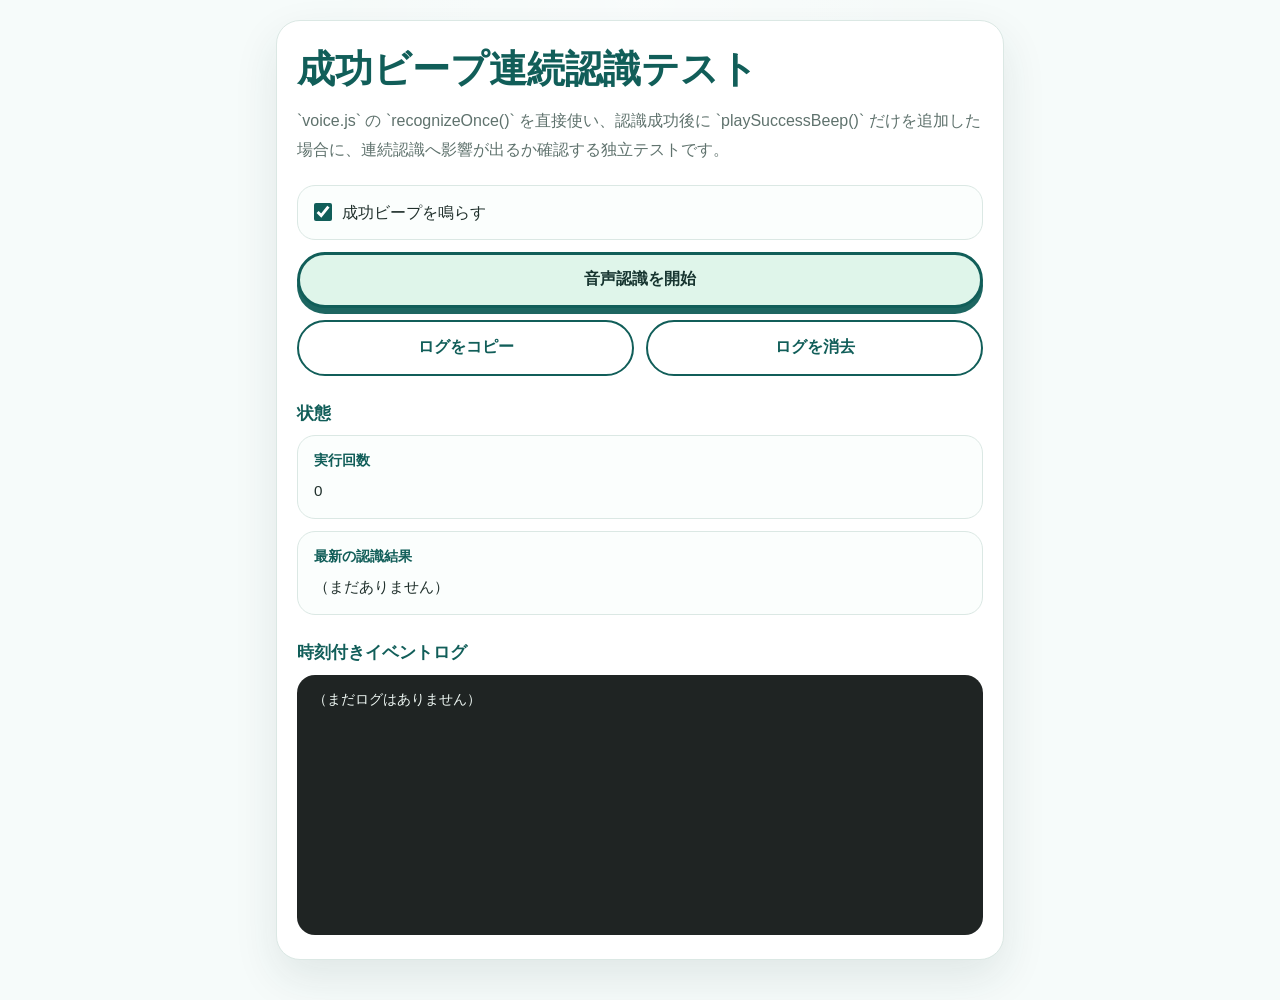
<file: speech-success-beep-test/index.html>
<!DOCTYPE html>
<html lang="ja">
<head>
  <meta charset="UTF-8">
  <meta name="viewport" content="width=device-width, initial-scale=1.0">
  <title>成功ビープ連続認識テスト</title>
  <meta name="robots" content="noindex, nofollow, noarchive">
  <style>
    :root {
      --bg: #f6fbfa;
      --card: #ffffff;
      --text: #20302c;
      --text-soft: #5f726d;
      --green: #115e59;
      --line: #dbe8e4;
      --shadow: 0 18px 44px rgba(25, 60, 55, 0.10);
      --radius: 24px;
    }

    * {
      box-sizing: border-box;
    }

    body {
      margin: 0;
      min-width: 320px;
      font-family: "Noto Sans JP", sans-serif;
      color: var(--text);
      background:
        radial-gradient(circle at top, rgba(255, 255, 255, 0.42), transparent 28%),
        var(--bg);
    }

    .page {
      max-width: 760px;
      margin: 0 auto;
      padding: 20px 16px 40px;
    }

    .card {
      padding: 24px 20px;
      background: var(--card);
      border: 1px solid var(--line);
      border-radius: var(--radius);
      box-shadow: var(--shadow);
    }

    h1 {
      margin: 0;
      color: var(--green);
      font-size: clamp(1.8rem, 6vw, 2.4rem);
      line-height: 1.25;
    }

    .lead {
      margin: 14px 0 0;
      color: var(--text-soft);
      font-size: 1rem;
      line-height: 1.8;
    }

    .actions {
      display: grid;
      gap: 12px;
      margin-top: 20px;
    }

    .button-row {
      display: grid;
      grid-template-columns: 1fr 1fr;
      gap: 12px;
    }

    button {
      font: inherit;
      cursor: pointer;
    }

    .primary-button,
    .secondary-button {
      min-height: 56px;
      padding: 0 18px;
      border-radius: 999px;
      font-weight: 700;
      line-height: 1.3;
    }

    .primary-button {
      border: 3px solid var(--green);
      background: #dff5ea;
      color: #173530;
      box-shadow: 0 6px 0 rgba(17, 94, 89, 0.95);
    }

    .primary-button:disabled {
      cursor: default;
      opacity: 0.65;
      box-shadow: none;
    }

    .secondary-button {
      border: 2px solid var(--green);
      background: #ffffff;
      color: var(--green);
    }

    .check-row {
      display: flex;
      align-items: center;
      gap: 10px;
      padding: 14px 16px;
      border-radius: 18px;
      background: #fbfefd;
      border: 1px solid var(--line);
      color: var(--text);
      font-size: 0.98rem;
      line-height: 1.6;
    }

    .check-row input {
      width: 18px;
      height: 18px;
      margin: 0;
      accent-color: var(--green);
      flex: 0 0 auto;
    }

    .section-title {
      margin: 26px 0 10px;
      color: var(--green);
      font-size: 1.05rem;
      font-weight: 800;
      line-height: 1.4;
    }

    .kv-list {
      display: grid;
      gap: 12px;
      margin: 0;
      padding: 0;
      list-style: none;
    }

    .kv-item {
      padding: 14px 16px;
      border-radius: 18px;
      background: #fbfefd;
      border: 1px solid var(--line);
    }

    .kv-label {
      display: block;
      margin: 0 0 8px;
      color: var(--green);
      font-size: 0.9rem;
      font-weight: 800;
      line-height: 1.4;
    }

    .kv-value {
      margin: 0;
      color: var(--text);
      font-size: 0.95rem;
      line-height: 1.7;
      overflow-wrap: anywhere;
      word-break: break-word;
      white-space: pre-wrap;
    }

    .log-box {
      margin: 0;
      padding: 14px 16px;
      min-height: 260px;
      border-radius: 18px;
      background: #1f2423;
      color: #eef7f3;
      font-family: ui-monospace, SFMono-Regular, Menlo, Consolas, monospace;
      font-size: 0.88rem;
      line-height: 1.7;
      overflow-x: auto;
      white-space: pre-wrap;
      word-break: break-word;
    }

    @media (max-width: 640px) {
      .page {
        padding: 14px 12px 28px;
      }

      .card {
        padding: 18px 16px;
        border-radius: 20px;
      }

      .button-row {
        grid-template-columns: 1fr;
      }
    }
  </style>
  <script src="../js/config.js"></script>
  <script src="../js/voice.js"></script>
</head>
<body>
  <main class="page">
    <section class="card">
      <h1>成功ビープ連続認識テスト</h1>
      <p class="lead">`voice.js` の `recognizeOnce()` を直接使い、認識成功後に `playSuccessBeep()` だけを追加した場合に、連続認識へ影響が出るか確認する独立テストです。</p>

      <div class="actions">
        <label class="check-row">
          <input id="success-beep-toggle" type="checkbox" checked>
          <span>成功ビープを鳴らす</span>
        </label>
        <button id="start-button" class="primary-button" type="button">音声認識を開始</button>
        <div class="button-row">
          <button id="copy-button" class="secondary-button" type="button">ログをコピー</button>
          <button id="clear-button" class="secondary-button" type="button">ログを消去</button>
        </div>
      </div>

      <h2 class="section-title">状態</h2>
      <ul class="kv-list">
        <li class="kv-item">
          <span class="kv-label">実行回数</span>
          <p id="run-count" class="kv-value">0</p>
        </li>
        <li class="kv-item">
          <span class="kv-label">最新の認識結果</span>
          <p id="latest-result" class="kv-value">（まだありません）</p>
        </li>
      </ul>

      <h2 class="section-title">時刻付きイベントログ</h2>
      <pre id="event-log" class="log-box">（まだログはありません）</pre>
    </section>
  </main>

  <script>
    (function () {
      var voice = window.PANSEE_voice;
      var startButtonEl = document.getElementById("start-button");
      var copyButtonEl = document.getElementById("copy-button");
      var clearButtonEl = document.getElementById("clear-button");
      var successBeepToggleEl = document.getElementById("success-beep-toggle");
      var runCountEl = document.getElementById("run-count");
      var latestResultEl = document.getElementById("latest-result");
      var eventLogEl = document.getElementById("event-log");

      var runCount = 0;
      var logLines = [];

      function nowStamp() {
        var now = new Date();
        var hh = String(now.getHours()).padStart(2, "0");
        var mm = String(now.getMinutes()).padStart(2, "0");
        var ss = String(now.getSeconds()).padStart(2, "0");
        var ms = String(now.getMilliseconds()).padStart(3, "0");
        return hh + ":" + mm + ":" + ss + "." + ms;
      }

      function renderLog() {
        eventLogEl.textContent = logLines.length ? logLines.join("\n") : "（まだログはありません）";
      }

      function addLog(message) {
        logLines.push("[" + nowStamp() + "] " + message);
        renderLog();
      }

      function setStartEnabled(enabled) {
        startButtonEl.disabled = !enabled;
        addLog(enabled ? "start button enabled" : "start button disabled");
      }

      function updateRunCount() {
        runCountEl.textContent = String(runCount);
      }

      function updateLatestResult(text) {
        latestResultEl.textContent = text || "（まだありません）";
      }

      function copyLogs() {
        var text = logLines.length ? logLines.join("\n") : "（まだログはありません）";

        if (navigator.clipboard && typeof navigator.clipboard.writeText === "function") {
          return navigator.clipboard.writeText(text).then(function () {
            addLog("log copied");
          }).catch(function (error) {
            addLog("log copy failed: " + (error && error.message ? error.message : String(error)));
          });
        }

        var textarea = document.createElement("textarea");
        textarea.value = text;
        textarea.setAttribute("readonly", "");
        textarea.style.position = "absolute";
        textarea.style.left = "-9999px";
        document.body.appendChild(textarea);
        textarea.select();

        try {
          document.execCommand("copy");
          addLog("log copied");
        } catch (error) {
          addLog("log copy failed: " + (error && error.message ? error.message : String(error)));
        }

        document.body.removeChild(textarea);
        return Promise.resolve();
      }

      function clearLogs() {
        logLines = [];
        renderLog();
      }

      function createTrace(kind) {
        return {
          kind: kind,
          mark: function (name, extra) {
            if (extra && typeof extra === "object") {
              try {
                addLog("trace: " + name + " " + JSON.stringify(extra));
                return;
              } catch (_) {}
            }
            addLog("trace: " + name);
          }
        };
      }

      function startRecognition() {
        runCount += 1;
        updateRunCount();
        addLog("button clicked");
        setStartEnabled(false);

        if (!voice || typeof voice.recognizeOnce !== "function") {
          addLog("voice.recognizeOnce unavailable");
          setStartEnabled(true);
          return;
        }

        var trace = createTrace("success-beep-test");

        addLog("recognizeOnce call");
        voice.recognizeOnce({
          trace: trace,
          timeoutMs: 10000
        }).then(function (text) {
          updateLatestResult(text || "（空文字）");
          addLog("promise resolved: " + (text || "（空文字）"));

          if (String(text || "").trim() && successBeepToggleEl.checked && typeof voice.playSuccessBeep === "function") {
            addLog("playSuccessBeep called");
            voice.playSuccessBeep();
          } else if (String(text || "").trim()) {
            addLog("playSuccessBeep skipped");
          }
        }).catch(function (err) {
          var code = err && err.code ? String(err.code) : "";
          var message = err && err.message ? String(err.message) : String(err);
          addLog("promise rejected: " + (code || "error") + (message ? " / " + message : ""));
        }).finally(function () {
          addLog("promise finally");
          setStartEnabled(true);
        });
      }

      renderLog();
      startButtonEl.addEventListener("click", startRecognition);
      copyButtonEl.addEventListener("click", function () {
        copyLogs();
      });
      clearButtonEl.addEventListener("click", clearLogs);
    })();
  </script>
</body>
</html>
</file>
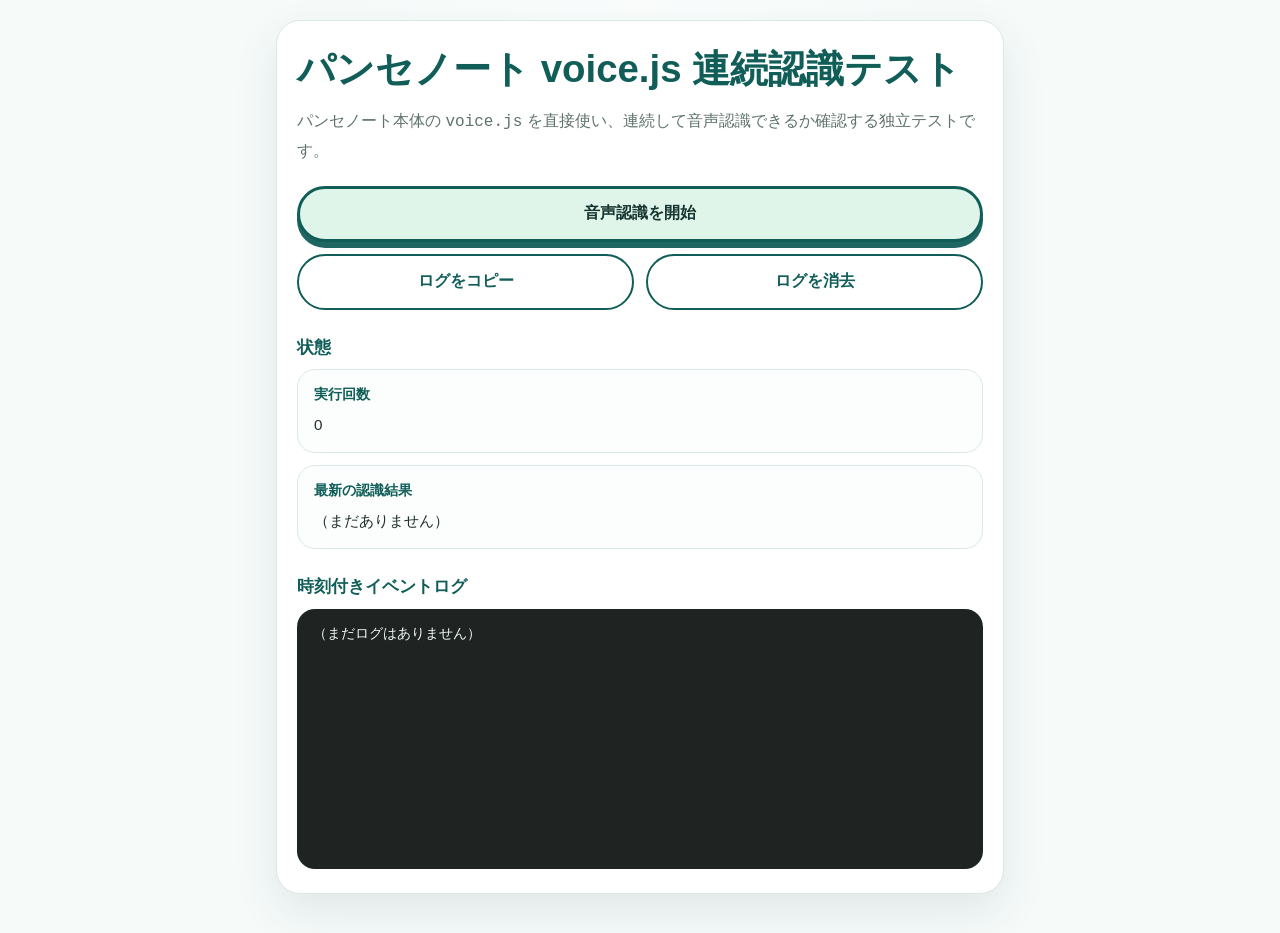
<file: speech-voice-module-test/index.html>
<!DOCTYPE html>
<html lang="ja">
<head>
  <meta charset="UTF-8">
  <meta name="viewport" content="width=device-width, initial-scale=1.0">
  <title>パンセノート voice.js 連続認識テスト</title>
  <meta name="robots" content="noindex, nofollow, noarchive">
  <style>
    :root {
      --bg: #f6fbfa;
      --card: #ffffff;
      --text: #20302c;
      --text-soft: #5f726d;
      --green: #115e59;
      --line: #dbe8e4;
      --shadow: 0 18px 44px rgba(25, 60, 55, 0.10);
      --radius: 24px;
    }

    * {
      box-sizing: border-box;
    }

    body {
      margin: 0;
      min-width: 320px;
      font-family: "Noto Sans JP", sans-serif;
      color: var(--text);
      background:
        radial-gradient(circle at top, rgba(255, 255, 255, 0.42), transparent 28%),
        var(--bg);
    }

    .page {
      max-width: 760px;
      margin: 0 auto;
      padding: 20px 16px 40px;
    }

    .card {
      padding: 24px 20px;
      background: var(--card);
      border: 1px solid var(--line);
      border-radius: var(--radius);
      box-shadow: var(--shadow);
    }

    h1 {
      margin: 0;
      color: var(--green);
      font-size: clamp(1.8rem, 6vw, 2.4rem);
      line-height: 1.25;
    }

    .lead {
      margin: 14px 0 0;
      color: var(--text-soft);
      font-size: 1rem;
      line-height: 1.8;
    }

    .actions {
      display: grid;
      gap: 12px;
      margin-top: 20px;
    }

    .button-row {
      display: grid;
      grid-template-columns: 1fr 1fr;
      gap: 12px;
    }

    button {
      font: inherit;
      cursor: pointer;
    }

    .primary-button,
    .secondary-button {
      min-height: 56px;
      padding: 0 18px;
      border-radius: 999px;
      font-weight: 700;
      line-height: 1.3;
    }

    .primary-button {
      border: 3px solid var(--green);
      background: #dff5ea;
      color: #173530;
      box-shadow: 0 6px 0 rgba(17, 94, 89, 0.95);
    }

    .primary-button:disabled {
      cursor: default;
      opacity: 0.65;
      box-shadow: none;
    }

    .secondary-button {
      border: 2px solid var(--green);
      background: #ffffff;
      color: var(--green);
    }

    .section-title {
      margin: 26px 0 10px;
      color: var(--green);
      font-size: 1.05rem;
      font-weight: 800;
      line-height: 1.4;
    }

    .kv-list {
      display: grid;
      gap: 12px;
      margin: 0;
      padding: 0;
      list-style: none;
    }

    .kv-item {
      padding: 14px 16px;
      border-radius: 18px;
      background: #fbfefd;
      border: 1px solid var(--line);
    }

    .kv-label {
      display: block;
      margin: 0 0 8px;
      color: var(--green);
      font-size: 0.9rem;
      font-weight: 800;
      line-height: 1.4;
    }

    .kv-value {
      margin: 0;
      color: var(--text);
      font-size: 0.95rem;
      line-height: 1.7;
      overflow-wrap: anywhere;
      word-break: break-word;
      white-space: pre-wrap;
    }

    .log-box {
      margin: 0;
      padding: 14px 16px;
      min-height: 260px;
      border-radius: 18px;
      background: #1f2423;
      color: #eef7f3;
      font-family: ui-monospace, SFMono-Regular, Menlo, Consolas, monospace;
      font-size: 0.88rem;
      line-height: 1.7;
      overflow-x: auto;
      white-space: pre-wrap;
      word-break: break-word;
    }

    @media (max-width: 640px) {
      .page {
        padding: 14px 12px 28px;
      }

      .card {
        padding: 18px 16px;
        border-radius: 20px;
      }

      .button-row {
        grid-template-columns: 1fr;
      }
    }
  </style>
  <script src="../js/config.js"></script>
  <script src="../js/voice.js"></script>
</head>
<body>
  <main class="page">
    <section class="card">
      <h1>パンセノート voice.js 連続認識テスト</h1>
      <p class="lead">パンセノート本体の <code>voice.js</code> を直接使い、連続して音声認識できるか確認する独立テストです。</p>

      <div class="actions">
        <button id="start-button" class="primary-button" type="button">音声認識を開始</button>
        <div class="button-row">
          <button id="copy-button" class="secondary-button" type="button">ログをコピー</button>
          <button id="clear-button" class="secondary-button" type="button">ログを消去</button>
        </div>
      </div>

      <h2 class="section-title">状態</h2>
      <ul class="kv-list">
        <li class="kv-item">
          <span class="kv-label">実行回数</span>
          <p id="run-count" class="kv-value">0</p>
        </li>
        <li class="kv-item">
          <span class="kv-label">最新の認識結果</span>
          <p id="latest-result" class="kv-value">（まだありません）</p>
        </li>
      </ul>

      <h2 class="section-title">時刻付きイベントログ</h2>
      <pre id="event-log" class="log-box">（まだログはありません）</pre>
    </section>
  </main>

  <script>
    (function () {
      var voice = window.PANSEE_voice;
      var startButtonEl = document.getElementById("start-button");
      var copyButtonEl = document.getElementById("copy-button");
      var clearButtonEl = document.getElementById("clear-button");
      var runCountEl = document.getElementById("run-count");
      var latestResultEl = document.getElementById("latest-result");
      var eventLogEl = document.getElementById("event-log");

      var runCount = 0;
      var logLines = [];

      function nowStamp() {
        var now = new Date();
        var hh = String(now.getHours()).padStart(2, "0");
        var mm = String(now.getMinutes()).padStart(2, "0");
        var ss = String(now.getSeconds()).padStart(2, "0");
        var ms = String(now.getMilliseconds()).padStart(3, "0");
        return hh + ":" + mm + ":" + ss + "." + ms;
      }

      function renderLog() {
        eventLogEl.textContent = logLines.length ? logLines.join("\n") : "（まだログはありません）";
      }

      function addLog(message) {
        logLines.push("[" + nowStamp() + "] " + message);
        renderLog();
      }

      function setStartEnabled(enabled) {
        startButtonEl.disabled = !enabled;
        addLog(enabled ? "start button enabled" : "start button disabled");
      }

      function updateRunCount() {
        runCountEl.textContent = String(runCount);
      }

      function updateLatestResult(text) {
        latestResultEl.textContent = text || "（まだありません）";
      }

      function copyLogs() {
        var text = logLines.length ? logLines.join("\n") : "（まだログはありません）";

        if (navigator.clipboard && typeof navigator.clipboard.writeText === "function") {
          return navigator.clipboard.writeText(text).then(function () {
            addLog("log copied");
          }).catch(function (error) {
            addLog("log copy failed: " + (error && error.message ? error.message : String(error)));
          });
        }

        var textarea = document.createElement("textarea");
        textarea.value = text;
        textarea.setAttribute("readonly", "");
        textarea.style.position = "absolute";
        textarea.style.left = "-9999px";
        document.body.appendChild(textarea);
        textarea.select();

        try {
          document.execCommand("copy");
          addLog("log copied");
        } catch (error) {
          addLog("log copy failed: " + (error && error.message ? error.message : String(error)));
        }

        document.body.removeChild(textarea);
        return Promise.resolve();
      }

      function clearLogs() {
        logLines = [];
        renderLog();
      }

      function createTrace(kind) {
        return {
          kind: kind,
          mark: function (name, extra) {
            if (extra && typeof extra === "object") {
              try {
                addLog("trace: " + name + " " + JSON.stringify(extra));
                return;
              } catch (_) {}
            }
            addLog("trace: " + name);
          }
        };
      }

      function startRecognition() {
        runCount += 1;
        updateRunCount();
        addLog("button clicked");
        setStartEnabled(false);

        if (!voice || typeof voice.recognizeOnce !== "function") {
          addLog("voice.recognizeOnce unavailable");
          setStartEnabled(true);
          return;
        }

        var trace = createTrace("voice-module-test");

        addLog("recognizeOnce call");
        voice.recognizeOnce({
          trace: trace,
          timeoutMs: 10000
        }).then(function (text) {
          updateLatestResult(text || "（空文字）");
          addLog("promise resolved: " + (text || "（空文字）"));
        }).catch(function (err) {
          var code = err && err.code ? String(err.code) : "";
          var message = err && err.message ? String(err.message) : String(err);
          addLog("promise rejected: " + (code || "error") + (message ? " / " + message : ""));
        }).finally(function () {
          addLog("promise finally");
          setStartEnabled(true);
        });
      }

      renderLog();
      startButtonEl.addEventListener("click", startRecognition);
      copyButtonEl.addEventListener("click", function () {
        copyLogs();
      });
      clearButtonEl.addEventListener("click", clearLogs);
    })();
  </script>
</body>
</html>
</file>
